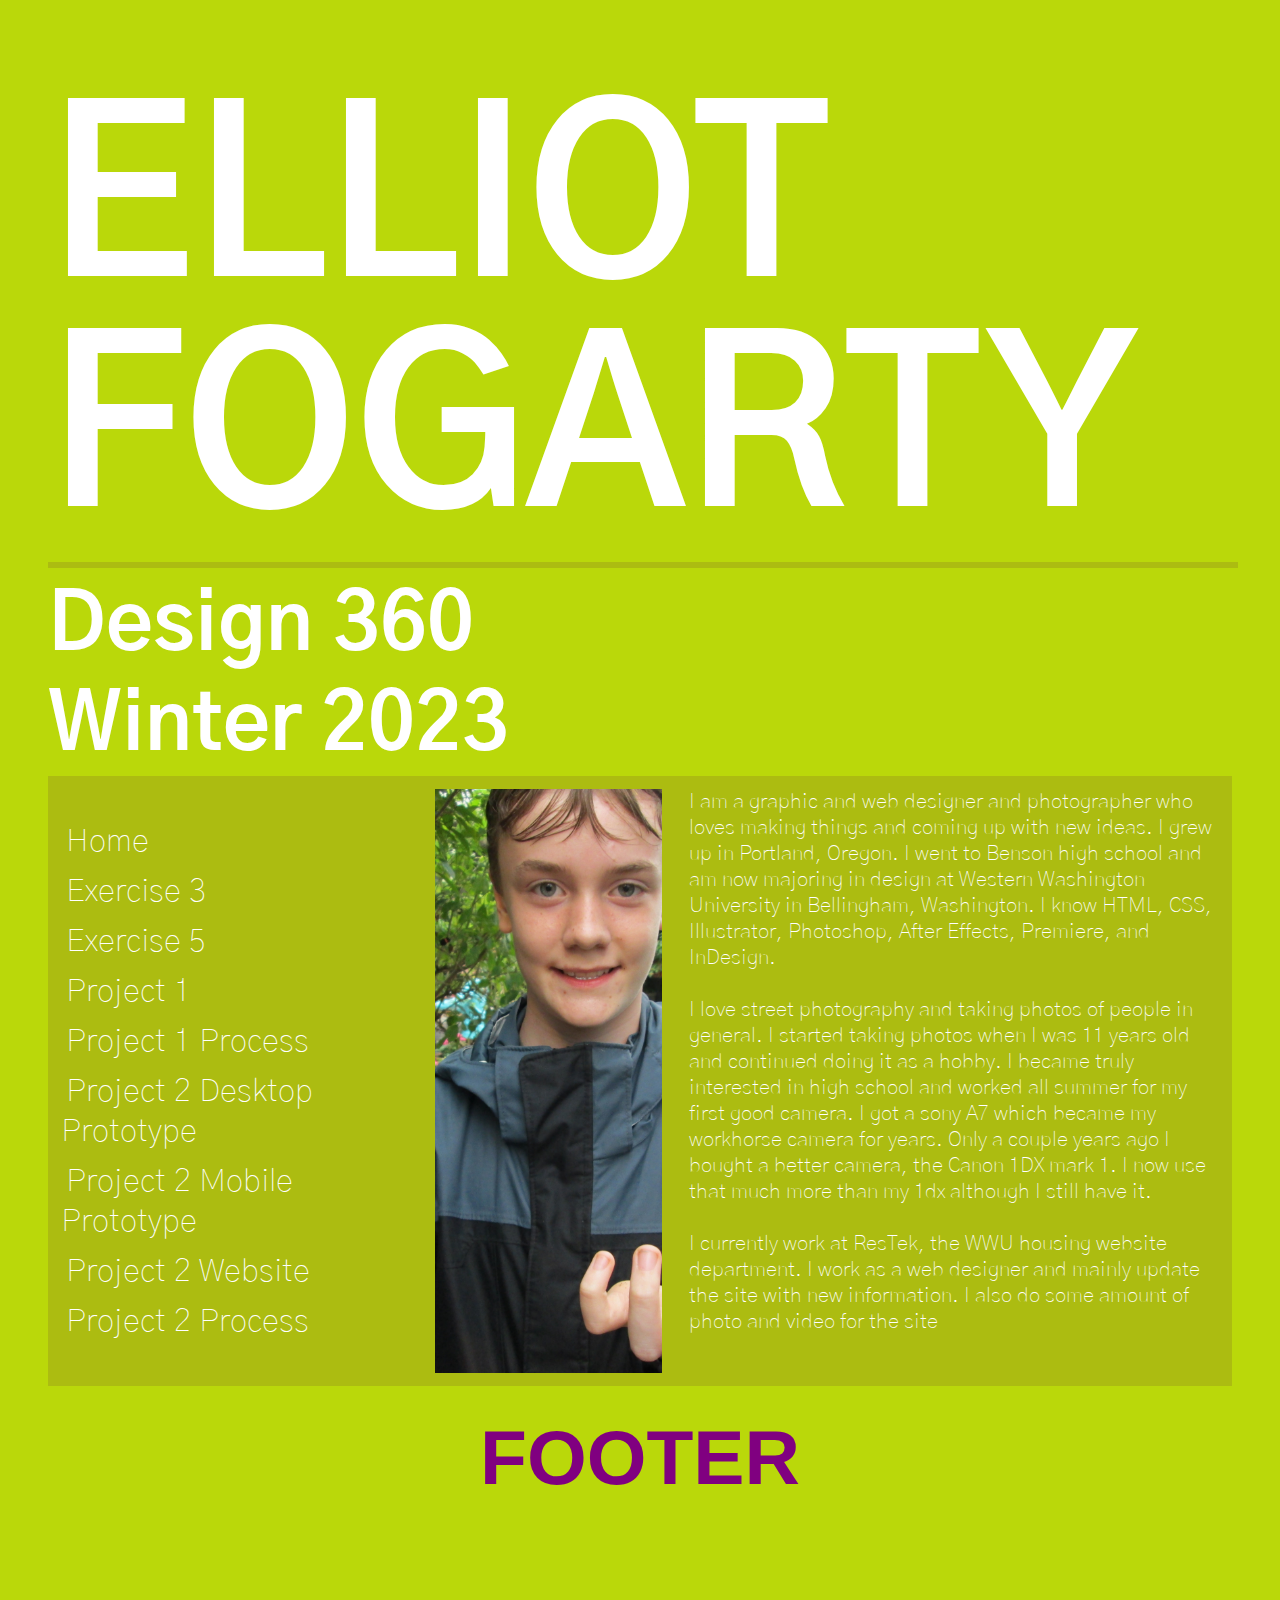
<file: index.html>
<!DOCTYPE html>
<html>
    <head>
        <meta name="viewport" content="width=device-width, initial-scale=1.0"> 
        <title>Elliot Fogarty - Design 360</title>
        <link rel="stylesheet" href="css/style.css">
        <link rel="preconnect" href="https://fonts.googleapis.com">
        <link rel="preconnect" href="https://fonts.gstatic.com" crossorigin>
        <link href="https://fonts.googleapis.com/css2?family=Gothic+A1:wght@900&display=swap" rel="stylesheet">    </head>

    <body>
        <div class="container">

            <header>
            <h1>Elliot Fogarty</h1>
            <hr>
            <h2>Design 360<br>Winter 2023<br></h2>
            </header>

            <div class="content">

            
                <article class="left">
                    <nav>
                        <ul>
                            <li><a href="index.html">Home</a></li>
                            <li><a href="exercise3.html">Exercise 3</a></li>
                            <li><a href="exercise5.html">Exercise 5</a></li>
                            <li><a href="https://www.figma.com/proto/4GNFJafk4t35atqnol2Cm2/Habitat-For-Humanity-Seattle?node-id=0%3A1&scaling=scale-down&starting-point-node-id=20%3A2020&show-proto-sidebar=1">Project 1</a></li>
                            <li><a href="Project1deck.pdf">Project 1 Process</a></li>
                            <li><a href="gpdesktop.pdf">Project 2 Desktop Prototype</a></li>
                            <li><a href="gpdesktop.pdf">Project 2 Mobile Prototype</a></li>
                            <li><a href="gordonparks">Project 2 Website</a></li>
                            <li><a href="#">Project 2 Process</a></li>
                        </ul>
                    </nav> 
                </article>


                <article class="right">
                    <div class="image"></div>
                    <p>
                        I am a graphic and web designer and photographer who loves making things and coming up with new ideas. I grew up in Portland, Oregon. I went to Benson high school and am now majoring in design at Western Washington University in Bellingham, Washington.  I know HTML, CSS, Illustrator, Photoshop, After Effects, Premiere, and InDesign.<br>
                        <br>
                        I love street photography and taking photos of people in general. I started taking photos when I was 11 years old and continued doing it as a hobby. I became truly interested in high school and worked all summer for my first good camera. I got a sony A7 which became my workhorse camera for years. Only a couple years ago I bought a better camera, the Canon 1DX mark 1. I now use that much more than my 1dx although I still have it.<br>
                        <br>
                        I currently work at ResTek, the WWU housing website department. I work as a web designer and mainly update the site with new information. I also do some amount of photo and video for the site
                        <br>
                    </p>
                </article>
        

            </div>

            <footer>
                <h1>footer</h1>
            </footer>

        </div>
        
    </body>

</html>
</file>
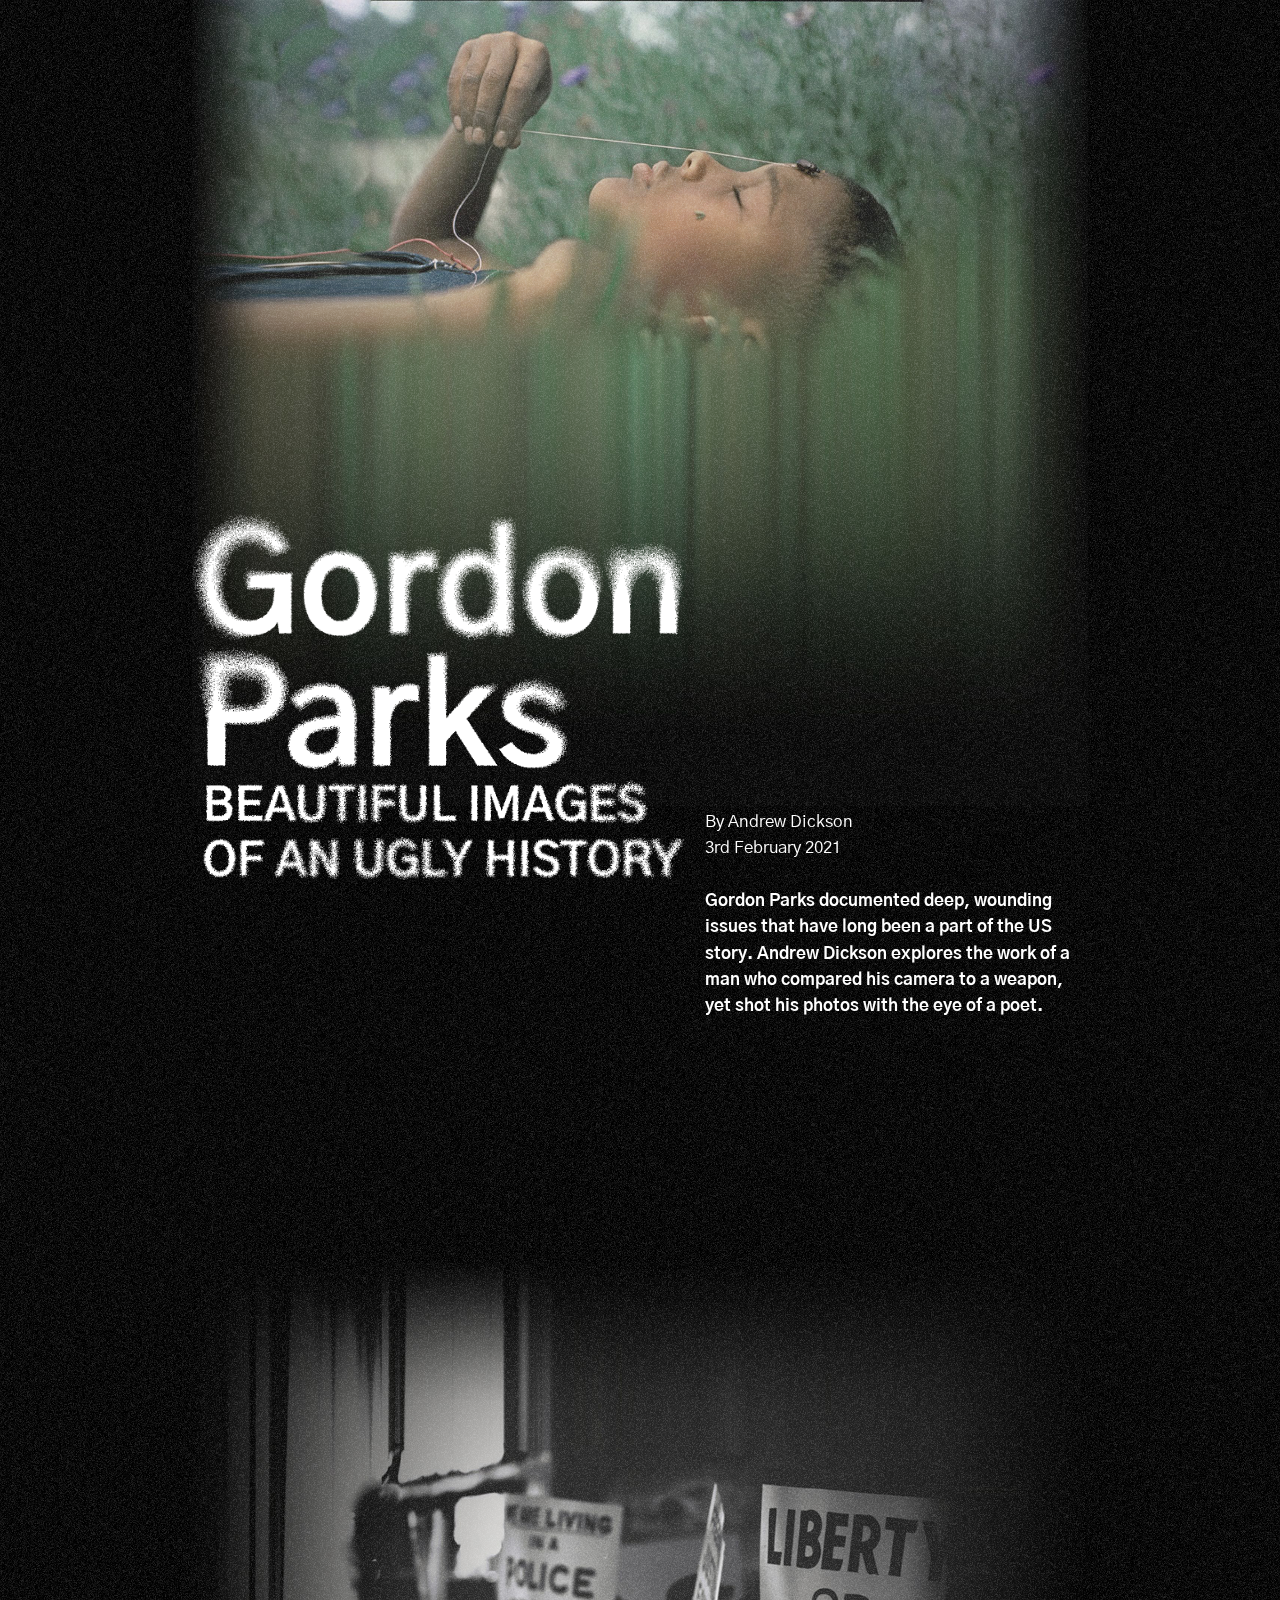
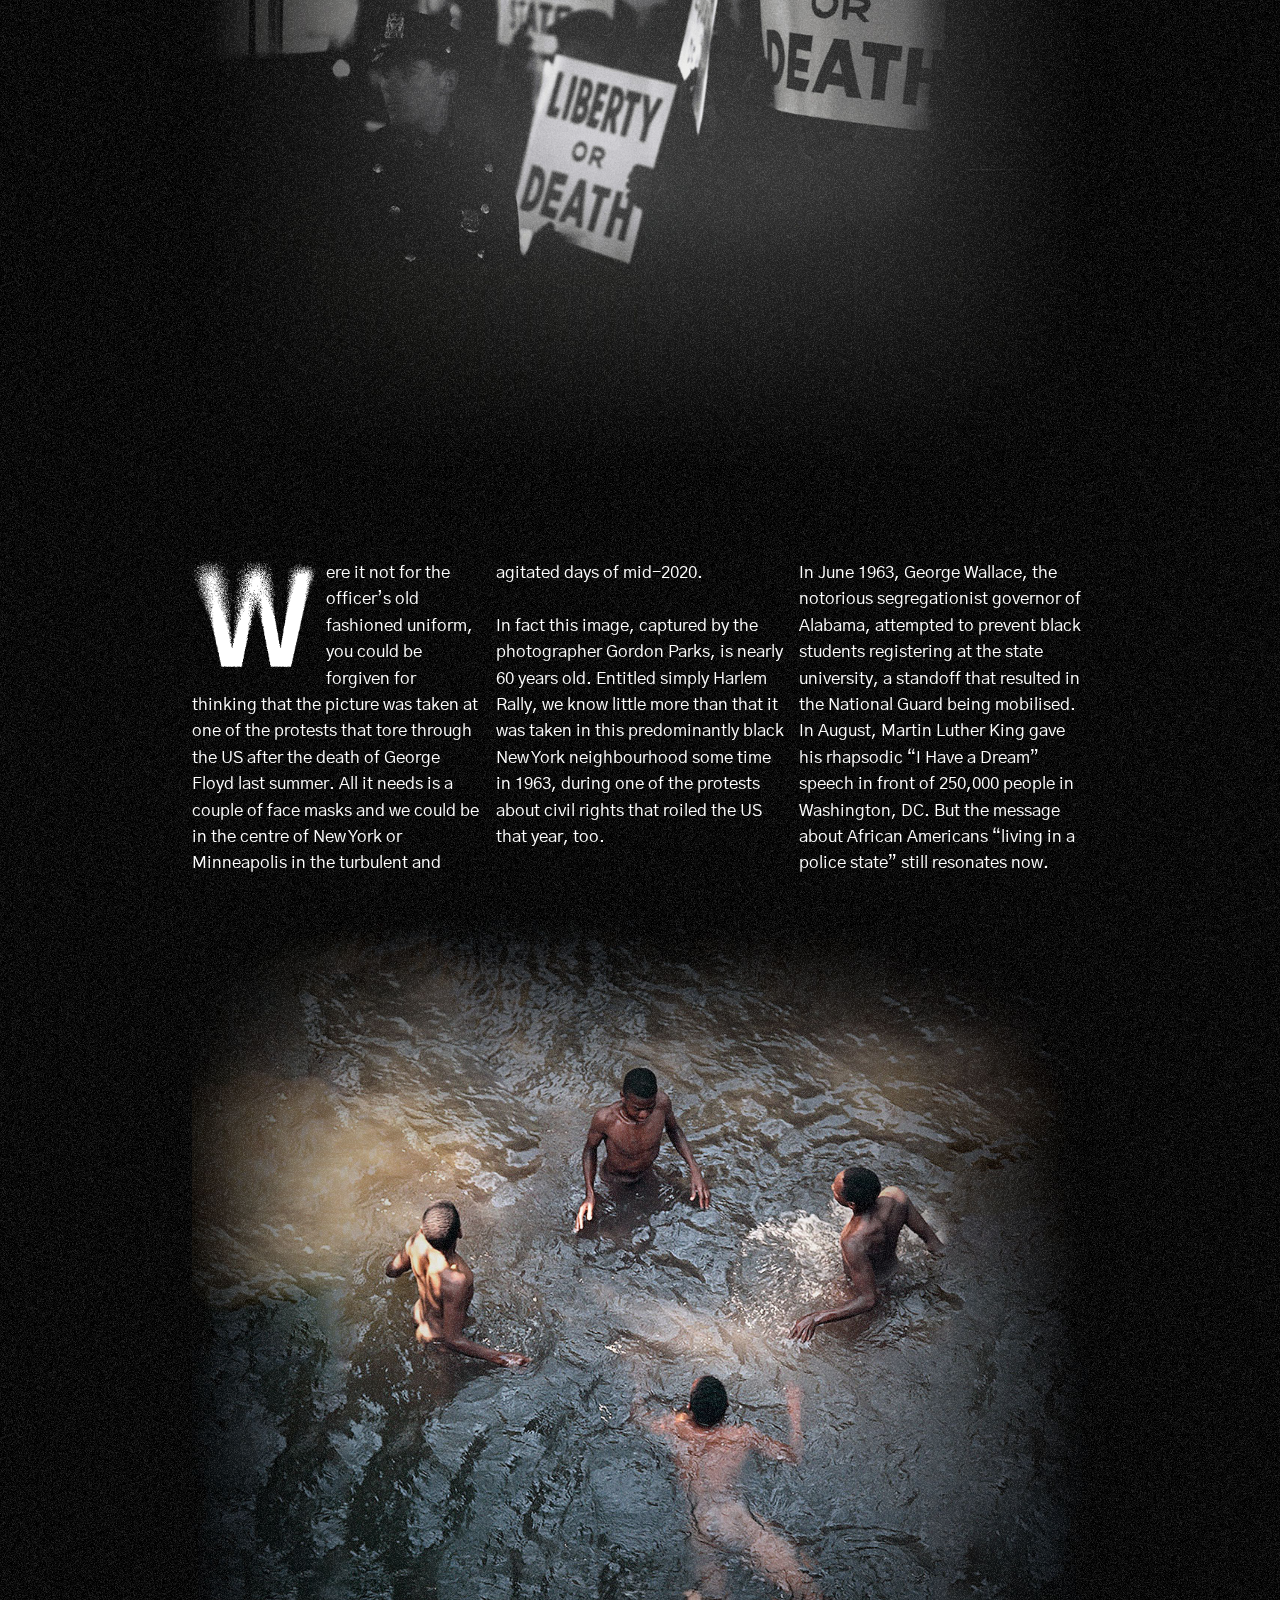
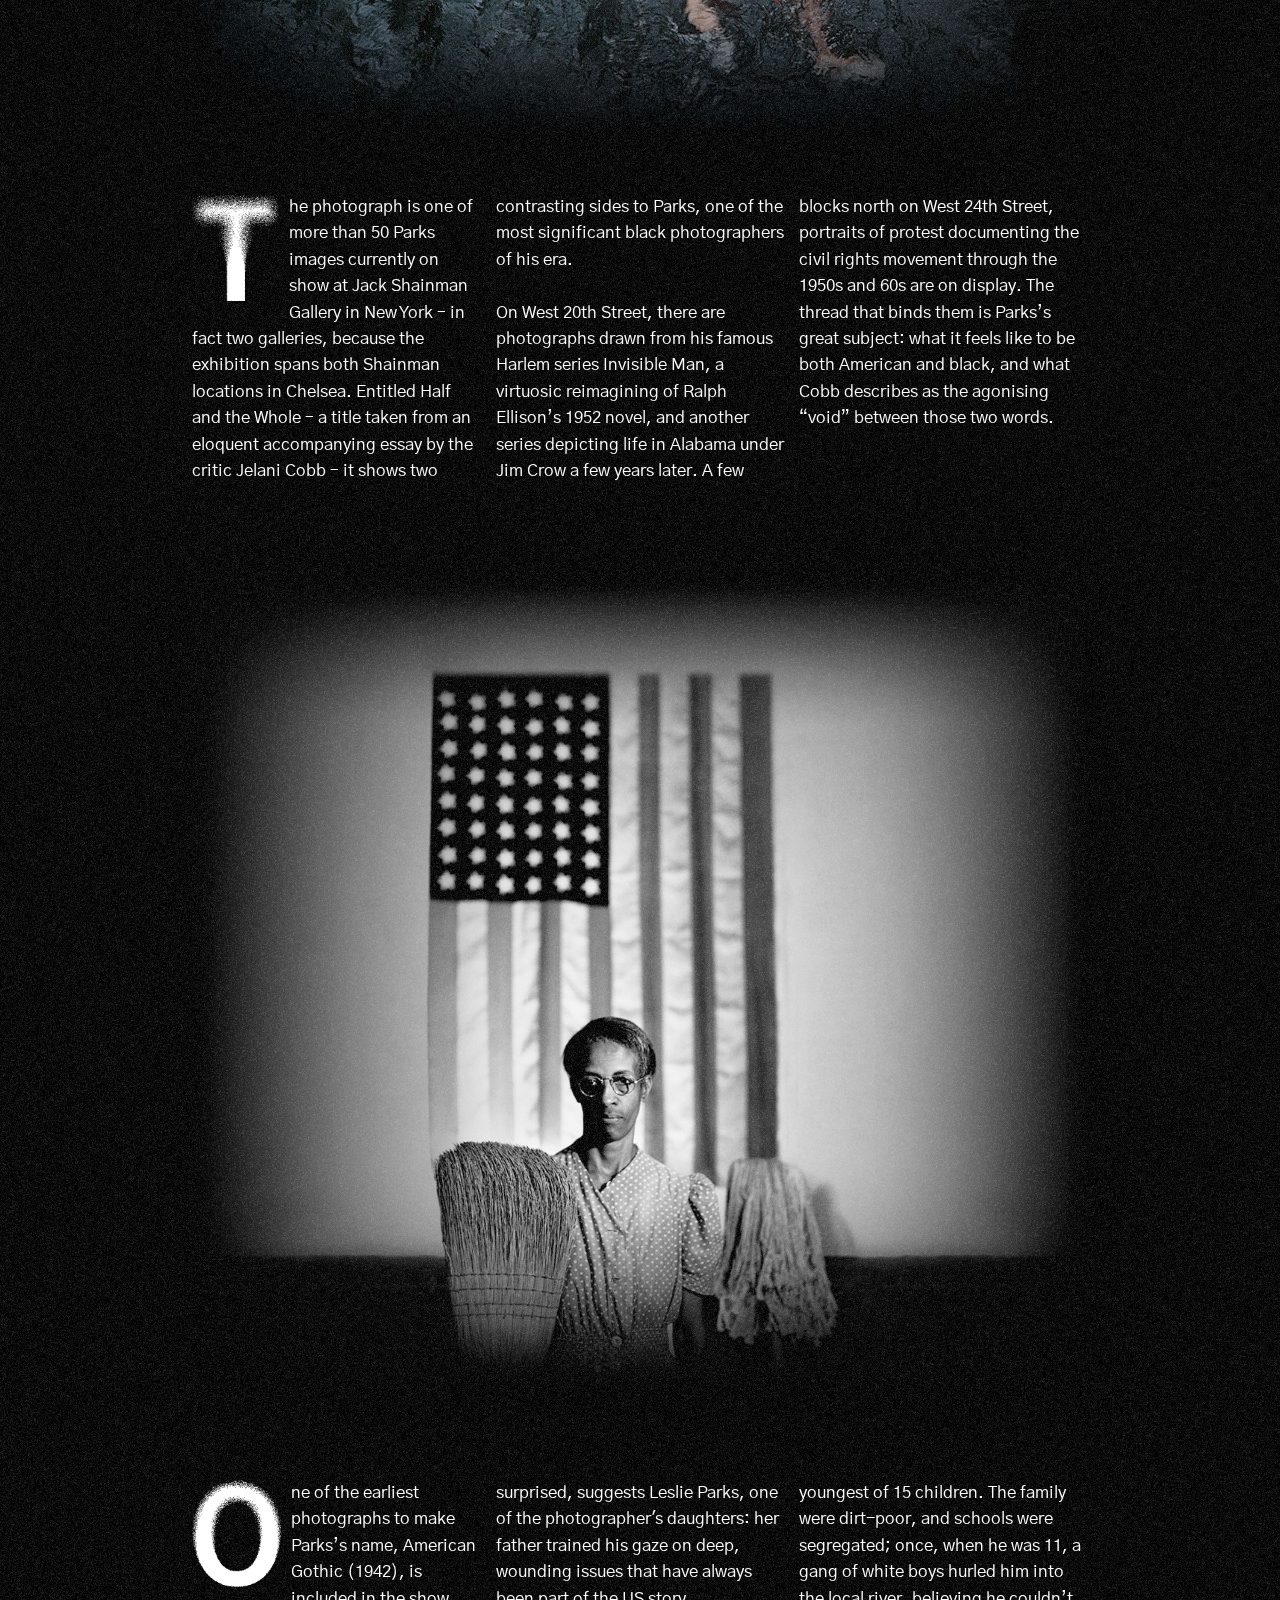
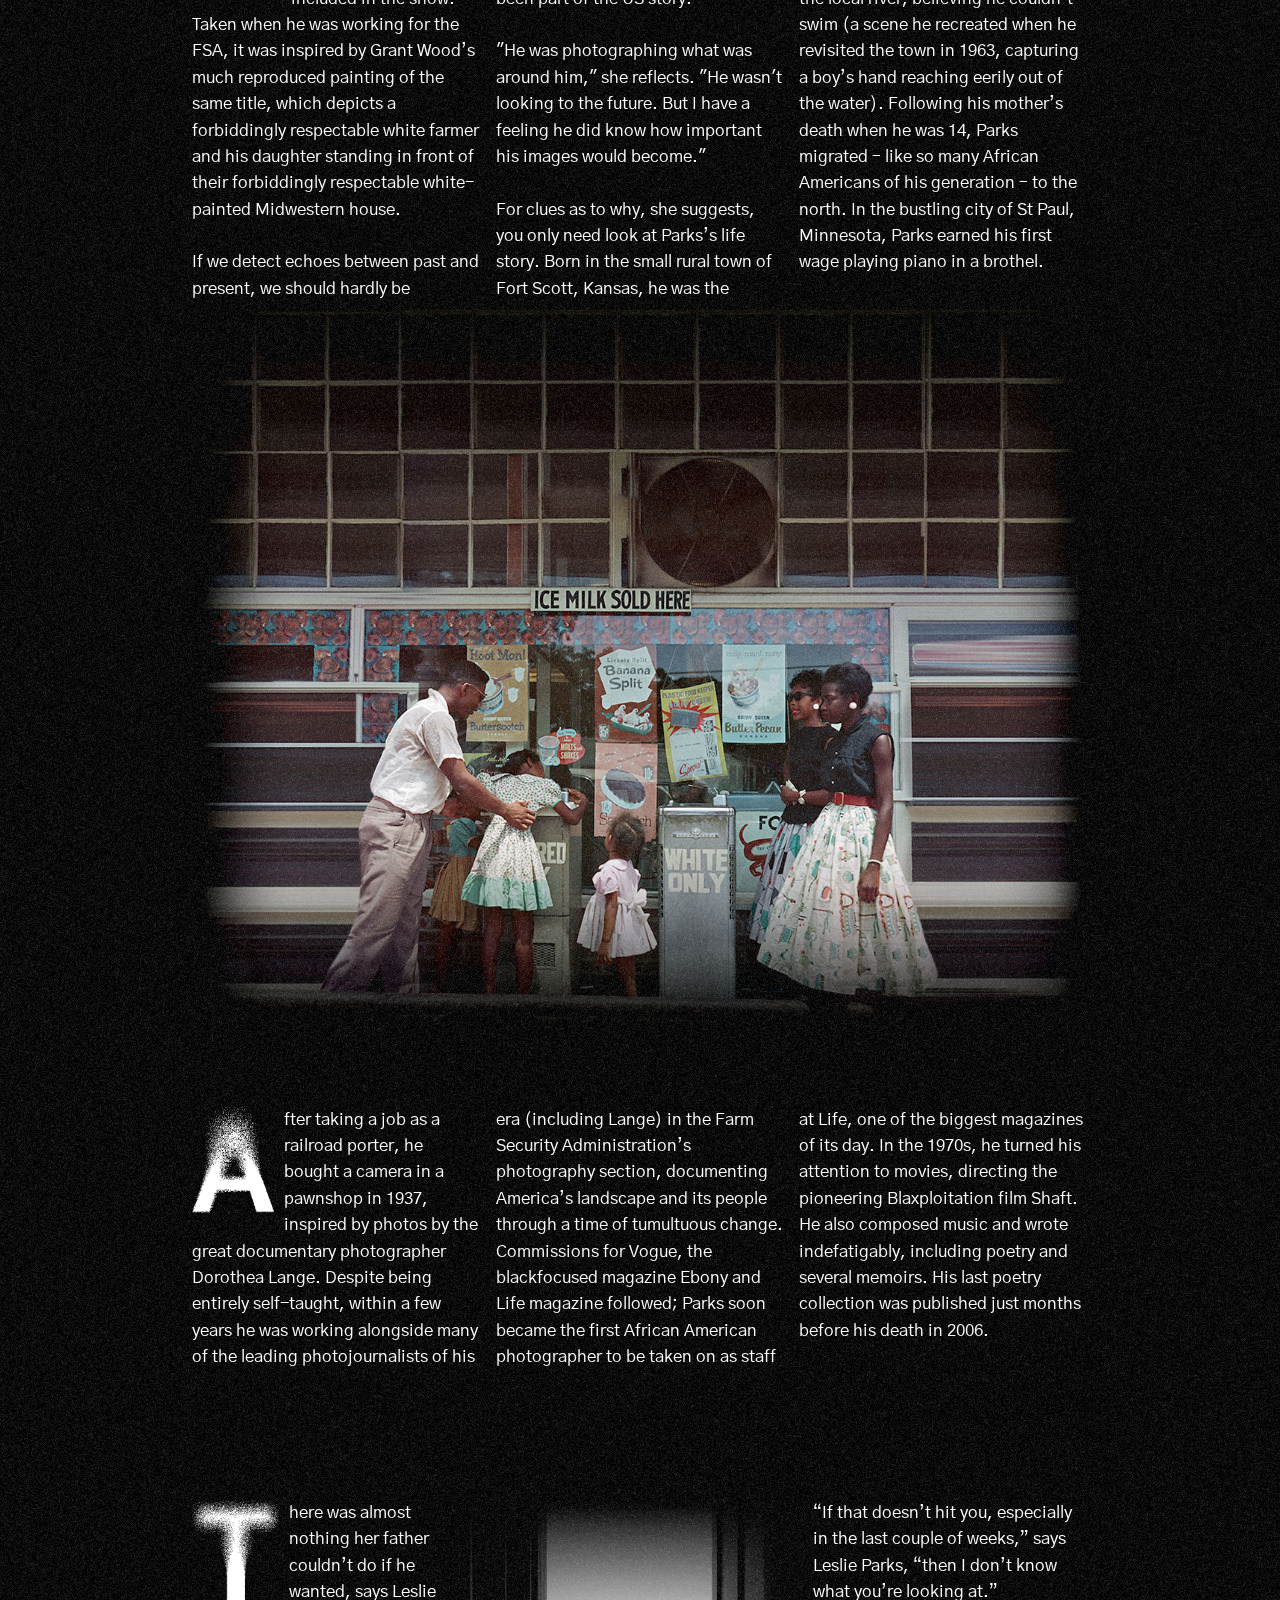
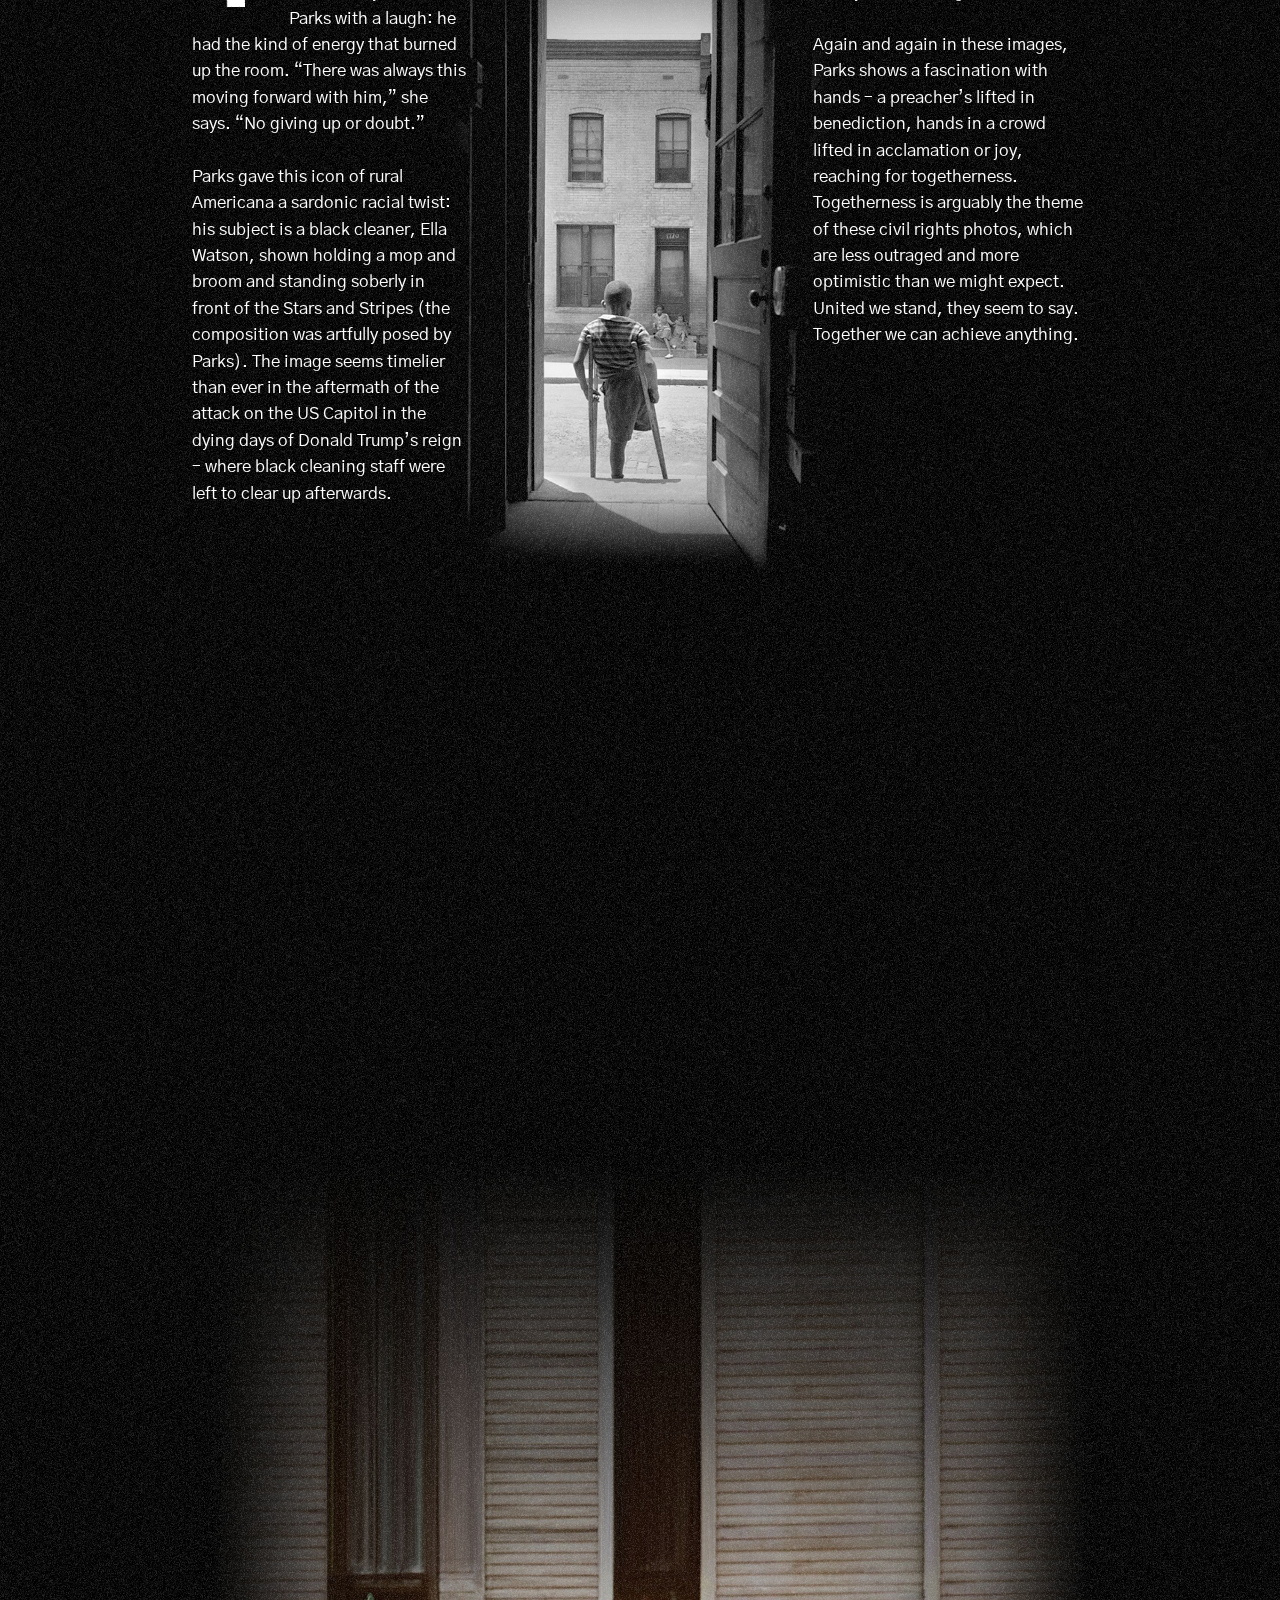
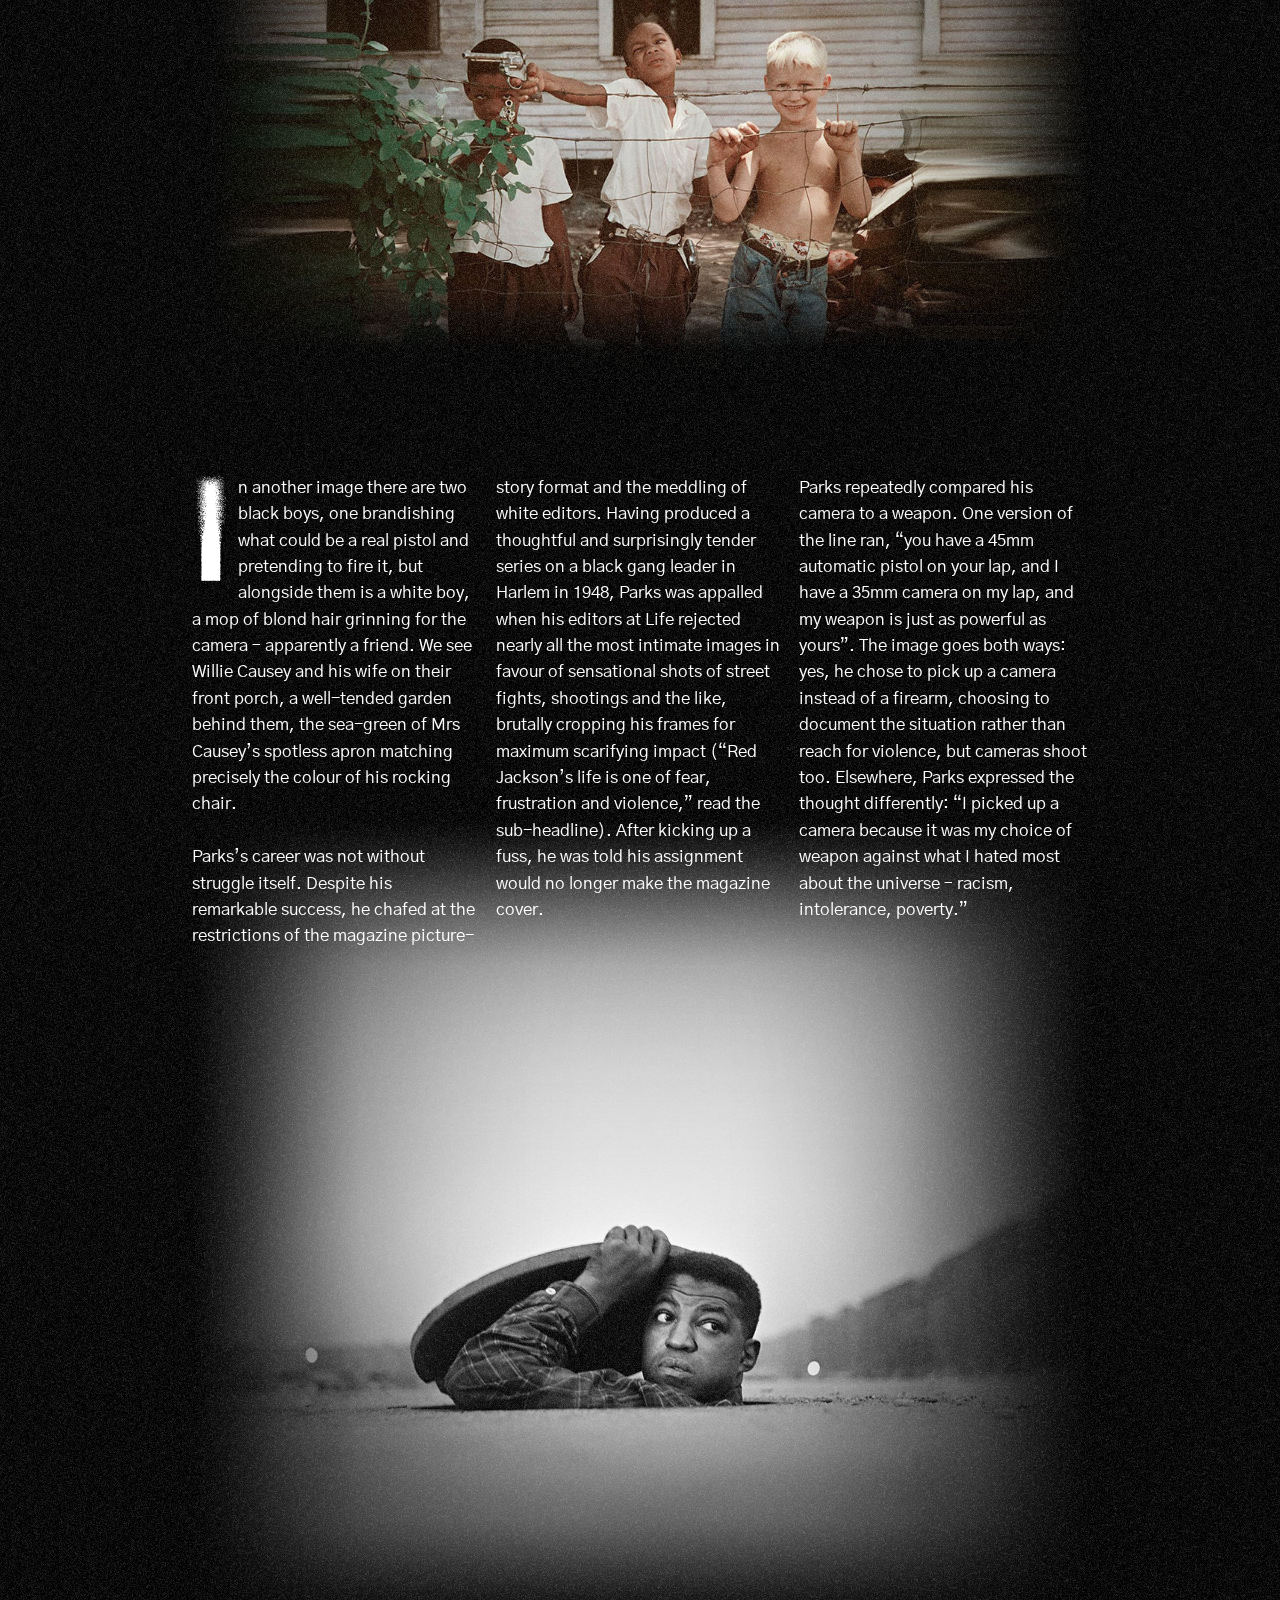
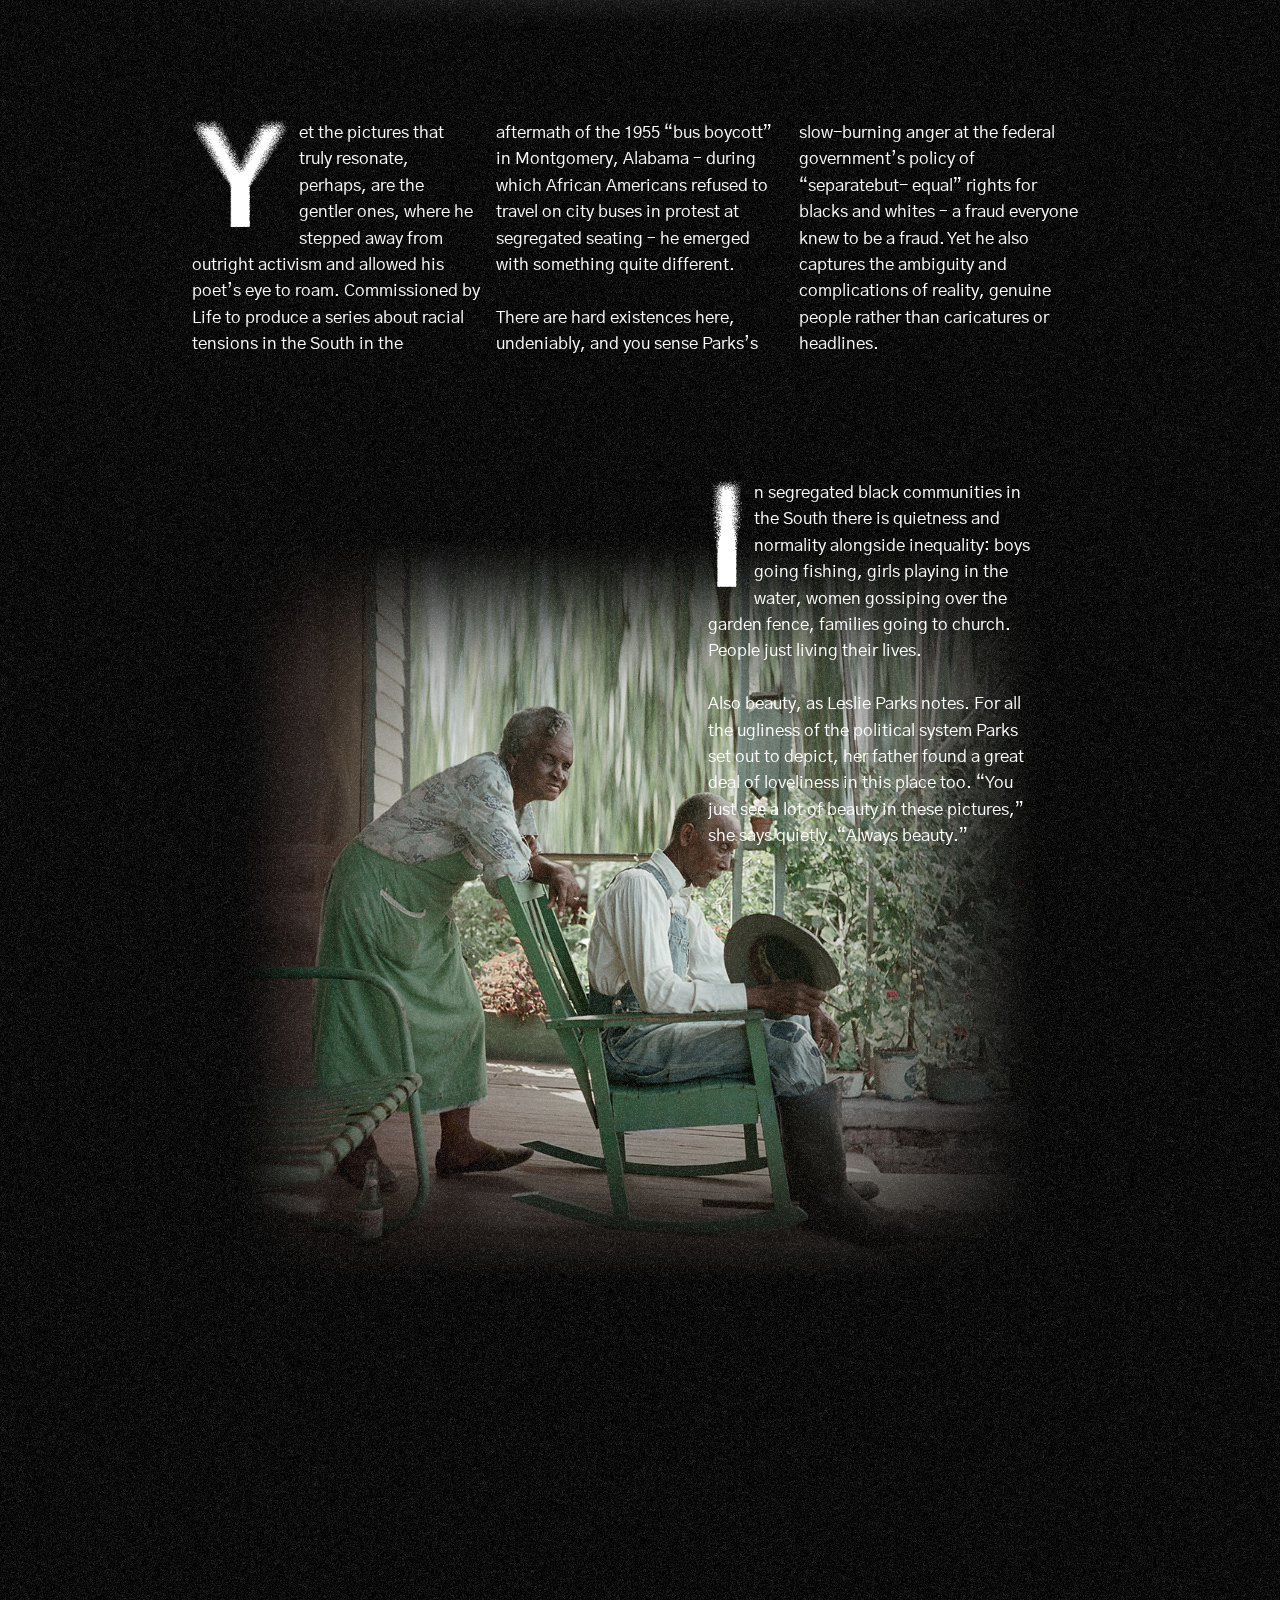
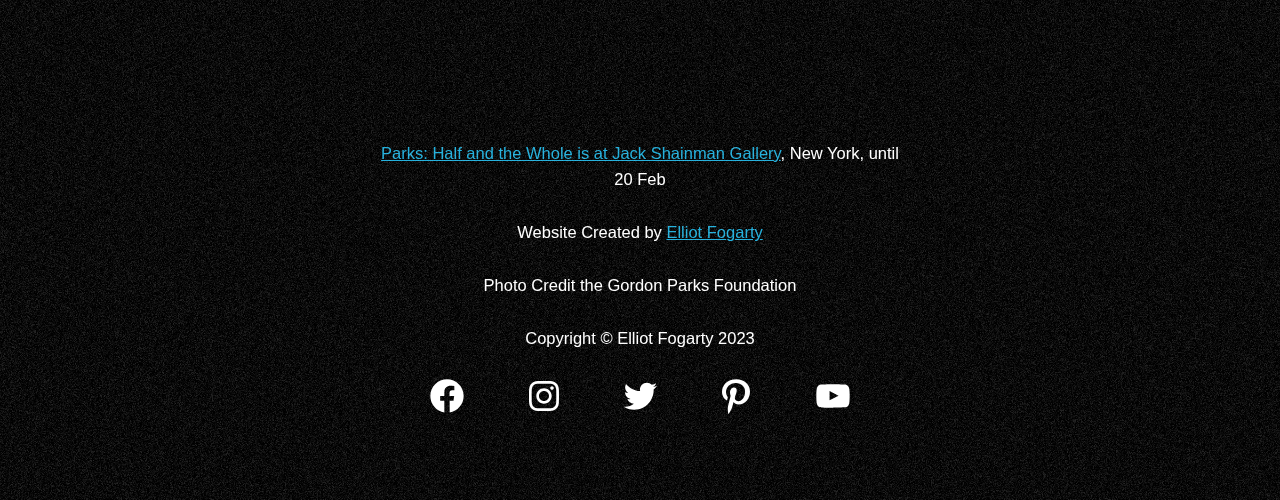
<file: gordonparks/index.html>
<!DOCTYPE html>
<html lang="en">
<head>
    <meta charset="UTF-8">
    <meta http-equiv="X-UA-Compatible" content="IE=edge">
    <meta name="viewport" content="width=device-width, initial-scale=1.0">
    <title>Gordon Parks: Beautiful Photos of an Ugly History</title>
    <link rel="stylesheet" href="../css/skeleton.css">
    <link rel="stylesheet" href="../css/normalize.css">
    <link rel="stylesheet" href="css/gpstyle.css">
    <link rel="preconnect" href="https://fonts.googleapis.com">
    <link rel="preconnect" href="https://fonts.gstatic.com" crossorigin>
    <link href="https://fonts.googleapis.com/css2?family=Gothic+A1:wght@400;900&display=swap" rel="stylesheet">
</head>


<body>
    <div class="gpcontainer">
        <div class="grain"></div>

        <section class="junebug">

            <div class="titlerow">
                    <img src="gpphotos/title.png">
                <p>By Andrew Dickson<br>
                    3rd February 2021<br>
                    <br>
                    <strong>
                    Gordon Parks documented deep,
                    wounding issues that have long been a
                    part of the US story. Andrew Dickson
                    explores the work of a man who compared
                    his camera to a weapon, yet shot his
                    photos with the eye of a poet.</strong></p>
            </div>

        </section>
    <section class="liberty">
        <p><img src="gpphotos/dropcaps/w.png" class="caps">ere it not for the officer’s old fashioned
            uniform, you could
            be forgiven for thinking that
            the picture was taken at one of
            the protests that tore through
            the US after the death of George Floyd last
            summer. All it needs is a couple of face masks
            and we could be in the centre of New York or
            Minneapolis in the turbulent and agitated days
            of mid-2020.<br><br>
            In fact this image, captured by the
            photographer Gordon Parks, is nearly 60
            years old. Entitled simply Harlem Rally, we
            know little more than that it was taken in this
            predominantly black New York neighbourhood
            some time in 1963, during one of the protests
            about civil rights that roiled the US that year,
            too.<br><br>
            In June 1963, George Wallace, the notorious
            segregationist governor of Alabama,
            attempted to prevent black students
            registering at the state university, a standoff
            that resulted in the National Guard being
            mobilised. In August, Martin Luther King gave
            his rhapsodic “I Have a Dream” speech in front
            of 250,000 people in Washington, DC. But the
            message about African Americans “living in a
            police state” still resonates now.</p>
    </section>

    <section class="slide wateringhole">
        <img src="gpphotos/threadquote.png" class="quote hidden">
        <p><img src="gpphotos/dropcaps/t.png" class="caps">he photograph is one of more than 50
            Parks images currently on show at Jack
            Shainman Gallery in New York – in fact two
            galleries, because the exhibition spans both
            Shainman locations in Chelsea. Entitled Half
            and the Whole – a title taken from an eloquent
            accompanying essay by the critic Jelani Cobb
            – it shows two contrasting sides to Parks, one
            of the most significant black photographers of
            his era.<br><br>
            On West 20th Street, there are photographs
            drawn from his famous Harlem series Invisible
            Man, a virtuosic reimagining of Ralph
            Ellison’s 1952 novel, and another
            series depicting life in Alabama under
            Jim Crow a few years later. A few blocks
            north on West 24th Street, portraits
            of protest documenting the civil rights
            movement through the 1950s and 60s are on
            display. The thread that binds them is Parks’s
            great subject: what it feels like to be both
            American and black, and what Cobb describes
            as the agonising “void” between those two
            words.</p>
    </section>

    <section class="slide gothic">
        <p><img src="gpphotos/dropcaps/o.png" class="caps">ne of the earliest photographs to make
            Parks’s name, American Gothic (1942),
            is included in the show. Taken when he was working
            for the FSA, it was inspired by Grant Wood’s much reproduced
            painting of the same title, which depicts a
            forbiddingly respectable white farmer and his daughter
            standing in front of their forbiddingly respectable
            white-painted Midwestern house. <br><br>
            If we detect echoes between past and present, we should hardly be surprised, suggests Leslie Parks, one of the photographer's daughters: her father trained his gaze on deep, wounding issues that have always been part of the US story.
<br><br>
"He was photographing what was around him," she reflects. "He wasn't looking to the future. But I have a feeling he did know how important his images would become."
<br><br>
            For clues as to why, she suggests, you only need look at
            Parks’s life story. Born in the small rural town of Fort
            Scott, Kansas, he was the youngest of 15 children. The
            family were dirt-poor, and schools were segregated;
            once, when he was 11, a gang of white boys hurled
            him into the local river, believing he couldn’t swim
            (a scene he recreated when he revisited the town in
            1963, capturing a boy’s hand reaching eerily out of the
            water). Following his mother’s death when he was 14,
            Parks migrated – like so many African Americans of his
            generation – to the north. In the bustling city of St Paul,
            Minnesota, Parks earned his first wage playing piano in
            a brothel.</p>
    </section>

    <section class="slide waterfountain">
        <img src="gpphotos/sidelinequote.png" class="quote hidden" alt="">
        <p><img src="gpphotos/dropcaps/a.png" class="caps">fter taking a job as a railroad
            porter, he bought a camera
            in a pawnshop in 1937,
            inspired by photos by the great documentary
            photographer Dorothea Lange. Despite
            being entirely self-taught, within a few
            years he was working alongside many of the
            leading photojournalists of his era (including
            Lange) in the Farm Security Administration’s
            photography section, documenting America’s
            landscape and its people through a time of
            tumultuous change.
            Commissions for Vogue, the blackfocused
            magazine Ebony and Life
            magazine followed; Parks soon became
            the first African American photographer
            to be taken on as staff at Life, one of
            the biggest magazines of its day. In the
            1970s, he turned his attention to movies,
            directing the pioneering Blaxploitation
            film Shaft. He also composed music and
            wrote indefatigably, including poetry
            and several memoirs. His last poetry
            collection was published just months
            before his death in 2006.</p>
    </section>

    <section class="slide crutch">
        <div class="crutchcontainer">
            <p class="four columns col1" style="padding: 0"><img src="gpphotos/dropcaps/t.png" class="caps">here was almost nothing her father couldn’t do if he
                wanted, says Leslie Parks with a laugh: he had the
                kind of energy that burned up the room. “There was always
                this moving forward with him,” she says. “No giving up or
                doubt.”<br><br>
                Parks gave this icon of rural Americana a sardonic racial
                twist: his subject is a black cleaner, Ella Watson, shown
                holding a mop and broom and standing soberly in front
                of the Stars and Stripes (the composition was artfully
                posed by Parks). The image seems timelier than ever in
                the aftermath of the attack on the US Capitol in the dying
                days of Donald Trump’s reign – where black cleaning staff 
                were left to clear up afterwards.</p>
                <div class="four columns"><div class="notvisible">null</div></div>
                <p class="four columns col1" style="padding: 0">
                “If that doesn’t hit you,
                especially in the last couple of weeks,” says Leslie Parks,
                “then I don’t know what you’re looking at.”
                <br><br>
                Again and again in these images, Parks shows a
                fascination with hands – a preacher’s lifted in benediction,
                hands in a crowd lifted in acclamation or joy, reaching
                for togetherness. Togetherness is arguably the theme of
                these civil rights photos, which are less outraged and more
                optimistic than we might expect. United we stand, they
                seem to say. Together we can achieve anything.</p>
            </div>
    </section>

    <section class="slide gun">
        <img src="gpphotos/45mm.png" class="quote hidden">
        <p><img src="gpphotos/dropcaps/i.png" class="caps">n another image there are two black boys, one
            brandishing what could be a real pistol and pretending
            to fire it, but alongside them is a white boy, a mop of
            blond hair grinning for the camera – apparently a friend.
            We see Willie Causey and his wife on their front porch, a
            well-tended garden behind them, the sea-green of Mrs
            Causey’s spotless apron matching precisely the colour of
            his rocking chair.<br><br>
            Parks’s career was not without struggle itself. Despite his
            remarkable success, he chafed at the restrictions of the
            magazine picture-story format and the meddling of white
            editors. Having produced a thoughtful and surprisingly
            tender series on a black gang leader in Harlem in 1948,
            Parks was appalled when his editors at Life rejected nearly
            all the most intimate images in favour of sensational shots
            of street fights, shootings and the like, brutally cropping
            his frames for maximum scarifying impact (“Red Jackson’s
            life is one of fear, frustration and violence,” read the
            sub-headline). After kicking up a fuss, he was told his
            assignment would no longer make the magazine cover.
            <br><br>
            Parks repeatedly compared his camera to a weapon. One
            version of the line ran, “you have a 45mm automatic pistol
            on your lap, and I have a 35mm camera on my lap, and
            my weapon is just as powerful as yours”. The image goes
            both ways: yes, he chose to pick up a camera instead of
            a firearm, choosing to document the situation rather than
            reach for violence, but cameras shoot too. Elsewhere, Parks
            expressed the thought differently: “I picked up a camera
            because it was my choice of weapon against what I hated
            most about the universe – racism, intolerance, poverty.”</p>
    </section>

    <section class="slide invisible">
        <p><img src="gpphotos/dropcaps/y.png" class="caps">et the pictures that truly resonate, perhaps, are the
            gentler ones, where he stepped away
            from outright activism and allowed his
            poet’s eye to roam. Commissioned by Life
            to produce a series about racial tensions in
            the South in the aftermath of the 1955 “bus
            boycott” in Montgomery, Alabama – during
            which African Americans refused to travel on
            city buses in protest at segregated seating –
            he emerged with something quite different.
            <br><br>
            There are hard existences here, undeniably,
            and you sense Parks’s slow-burning anger at
            the federal government’s policy of “separatebut-
            equal” rights for blacks and whites – a
            fraud everyone knew to be a fraud. Yet he also
            captures the ambiguity and complications of
            reality, genuine people rather than caricatures
            or headlines.</p>
    </section>
    <section class="slide couple">
        <div class="six columns"><div class="notvisible">null</div></div>
        <div class="six columns">
            <p style="column-count: 1; top:0; padding: 0 50px;"><img src="gpphotos/dropcaps/i.png" class="caps">n segregated black communities in the
                South there is quietness and normality
                alongside inequality: boys going fishing, girls
                playing in the water, women gossiping over
                the garden fence, families going to church.
                People just living their lives.<br><br>
                Also beauty, as Leslie Parks notes. For all
                the ugliness of the political system Parks set
                out to depict, her father found a great deal of
                loveliness in this place too. “You just see a lot
                of beauty in these pictures,” she says quietly.
                “Always beauty.”</p>
        </div>
    </section>
    <footer>
        <p><a href="https://jackshainman.com/exhibitions/gordon_parks">Parks: Half and the Whole is at Jack Shainman Gallery</a>, New York, until 20 Feb
        <br>
    <br>
    Website Created by <a href="elliotfogarty.net">Elliot Fogarty</a><br>
    <br> Photo Credit the Gordon Parks Foundation<br>
    <br>
    Copyright © Elliot Fogarty 2023
</p>
        <div class="socials">
            <svg width="40" height="40" viewBox="0 0 24 24" version="1.1" xmlns="http://www.w3.org/2000/svg" aria-hidden="true" focusable="false"><path d="M12 2C6.5 2 2 6.5 2 12c0 5 3.7 9.1 8.4 9.9v-7H7.9V12h2.5V9.8c0-2.5 1.5-3.9 3.8-3.9 1.1 0 2.2.2 2.2.2v2.5h-1.3c-1.2 0-1.6.8-1.6 1.6V12h2.8l-.4 2.9h-2.3v7C18.3 21.1 22 17 22 12c0-5.5-4.5-10-10-10z"></path></svg>
            <svg width="40" height="40"  viewBox="0 0 24 24" version="1.1" xmlns="http://www.w3.org/2000/svg" aria-hidden="true" focusable="false"><path d="M12,4.622c2.403,0,2.688,0.009,3.637,0.052c0.877,0.04,1.354,0.187,1.671,0.31c0.42,0.163,0.72,0.358,1.035,0.673 c0.315,0.315,0.51,0.615,0.673,1.035c0.123,0.317,0.27,0.794,0.31,1.671c0.043,0.949,0.052,1.234,0.052,3.637 s-0.009,2.688-0.052,3.637c-0.04,0.877-0.187,1.354-0.31,1.671c-0.163,0.42-0.358,0.72-0.673,1.035 c-0.315,0.315-0.615,0.51-1.035,0.673c-0.317,0.123-0.794,0.27-1.671,0.31c-0.949,0.043-1.233,0.052-3.637,0.052 s-2.688-0.009-3.637-0.052c-0.877-0.04-1.354-0.187-1.671-0.31c-0.42-0.163-0.72-0.358-1.035-0.673 c-0.315-0.315-0.51-0.615-0.673-1.035c-0.123-0.317-0.27-0.794-0.31-1.671C4.631,14.688,4.622,14.403,4.622,12 s0.009-2.688,0.052-3.637c0.04-0.877,0.187-1.354,0.31-1.671c0.163-0.42,0.358-0.72,0.673-1.035 c0.315-0.315,0.615-0.51,1.035-0.673c0.317-0.123,0.794-0.27,1.671-0.31C9.312,4.631,9.597,4.622,12,4.622 M12,3 C9.556,3,9.249,3.01,8.289,3.054C7.331,3.098,6.677,3.25,6.105,3.472C5.513,3.702,5.011,4.01,4.511,4.511 c-0.5,0.5-0.808,1.002-1.038,1.594C3.25,6.677,3.098,7.331,3.054,8.289C3.01,9.249,3,9.556,3,12c0,2.444,0.01,2.751,0.054,3.711 c0.044,0.958,0.196,1.612,0.418,2.185c0.23,0.592,0.538,1.094,1.038,1.594c0.5,0.5,1.002,0.808,1.594,1.038 c0.572,0.222,1.227,0.375,2.185,0.418C9.249,20.99,9.556,21,12,21s2.751-0.01,3.711-0.054c0.958-0.044,1.612-0.196,2.185-0.418 c0.592-0.23,1.094-0.538,1.594-1.038c0.5-0.5,0.808-1.002,1.038-1.594c0.222-0.572,0.375-1.227,0.418-2.185 C20.99,14.751,21,14.444,21,12s-0.01-2.751-0.054-3.711c-0.044-0.958-0.196-1.612-0.418-2.185c-0.23-0.592-0.538-1.094-1.038-1.594 c-0.5-0.5-1.002-0.808-1.594-1.038c-0.572-0.222-1.227-0.375-2.185-0.418C14.751,3.01,14.444,3,12,3L12,3z M12,7.378 c-2.552,0-4.622,2.069-4.622,4.622S9.448,16.622,12,16.622s4.622-2.069,4.622-4.622S14.552,7.378,12,7.378z M12,15 c-1.657,0-3-1.343-3-3s1.343-3,3-3s3,1.343,3,3S13.657,15,12,15z M16.804,6.116c-0.596,0-1.08,0.484-1.08,1.08 s0.484,1.08,1.08,1.08c0.596,0,1.08-0.484,1.08-1.08S17.401,6.116,16.804,6.116z"></path></svg>
            <svg width="40" height="40"  viewBox="0 0 24 24" version="1.1" xmlns="http://www.w3.org/2000/svg" aria-hidden="true" focusable="false"><path d="M22.23,5.924c-0.736,0.326-1.527,0.547-2.357,0.646c0.847-0.508,1.498-1.312,1.804-2.27 c-0.793,0.47-1.671,0.812-2.606,0.996C18.324,4.498,17.257,4,16.077,4c-2.266,0-4.103,1.837-4.103,4.103 c0,0.322,0.036,0.635,0.106,0.935C8.67,8.867,5.647,7.234,3.623,4.751C3.27,5.357,3.067,6.062,3.067,6.814 c0,1.424,0.724,2.679,1.825,3.415c-0.673-0.021-1.305-0.206-1.859-0.513c0,0.017,0,0.034,0,0.052c0,1.988,1.414,3.647,3.292,4.023 c-0.344,0.094-0.707,0.144-1.081,0.144c-0.264,0-0.521-0.026-0.772-0.074c0.522,1.63,2.038,2.816,3.833,2.85 c-1.404,1.1-3.174,1.756-5.096,1.756c-0.331,0-0.658-0.019-0.979-0.057c1.816,1.164,3.973,1.843,6.29,1.843 c7.547,0,11.675-6.252,11.675-11.675c0-0.178-0.004-0.355-0.012-0.531C20.985,7.47,21.68,6.747,22.23,5.924z"></path></svg>
            <svg width="40" height="40"  viewBox="0 0 24 24" version="1.1" xmlns="http://www.w3.org/2000/svg" aria-hidden="true" focusable="false"><path d="M12.289,2C6.617,2,3.606,5.648,3.606,9.622c0,1.846,1.025,4.146,2.666,4.878c0.25,0.111,0.381,0.063,0.439-0.169 c0.044-0.175,0.267-1.029,0.365-1.428c0.032-0.128,0.017-0.237-0.091-0.362C6.445,11.911,6.01,10.75,6.01,9.668 c0-2.777,2.194-5.464,5.933-5.464c3.23,0,5.49,2.108,5.49,5.122c0,3.407-1.794,5.768-4.13,5.768c-1.291,0-2.257-1.021-1.948-2.277 c0.372-1.495,1.089-3.112,1.089-4.191c0-0.967-0.542-1.775-1.663-1.775c-1.319,0-2.379,1.309-2.379,3.059 c0,1.115,0.394,1.869,0.394,1.869s-1.302,5.279-1.54,6.261c-0.405,1.666,0.053,4.368,0.094,4.604 c0.021,0.126,0.167,0.169,0.25,0.063c0.129-0.165,1.699-2.419,2.142-4.051c0.158-0.59,0.817-2.995,0.817-2.995 c0.43,0.784,1.681,1.446,3.013,1.446c3.963,0,6.822-3.494,6.822-7.833C20.394,5.112,16.849,2,12.289,2"></path></svg>
            <svg width="40" height="40" viewBox="0 0 24 24" version="1.1" xmlns="http://www.w3.org/2000/svg" aria-hidden="true" focusable="false"><path d="M21.8,8.001c0,0-0.195-1.378-0.795-1.985c-0.76-0.797-1.613-0.801-2.004-0.847c-2.799-0.202-6.997-0.202-6.997-0.202 h-0.009c0,0-4.198,0-6.997,0.202C4.608,5.216,3.756,5.22,2.995,6.016C2.395,6.623,2.2,8.001,2.2,8.001S2,9.62,2,11.238v1.517 c0,1.618,0.2,3.237,0.2,3.237s0.195,1.378,0.795,1.985c0.761,0.797,1.76,0.771,2.205,0.855c1.6,0.153,6.8,0.201,6.8,0.201 s4.203-0.006,7.001-0.209c0.391-0.047,1.243-0.051,2.004-0.847c0.6-0.607,0.795-1.985,0.795-1.985s0.2-1.618,0.2-3.237v-1.517 C22,9.62,21.8,8.001,21.8,8.001z M9.935,14.594l-0.001-5.62l5.404,2.82L9.935,14.594z"></path></svg>
        </div>
    </footer>
    </div>

    <script>
        const observer = new IntersectionObserver((entries) => {
        entries.forEach((entry) => {
            console.log(entry)
            if (entry.isIntersecting) {
                entry.target.classList.add('show');
            } else {
                entry.target.classList.remove('show');
            }
        });
    });
    
    const hiddenElements = document.querySelectorAll('.hidden');
    hiddenElements.forEach((el) => observer.observe(el));
    
    </script>
</body>
</html>
</file>
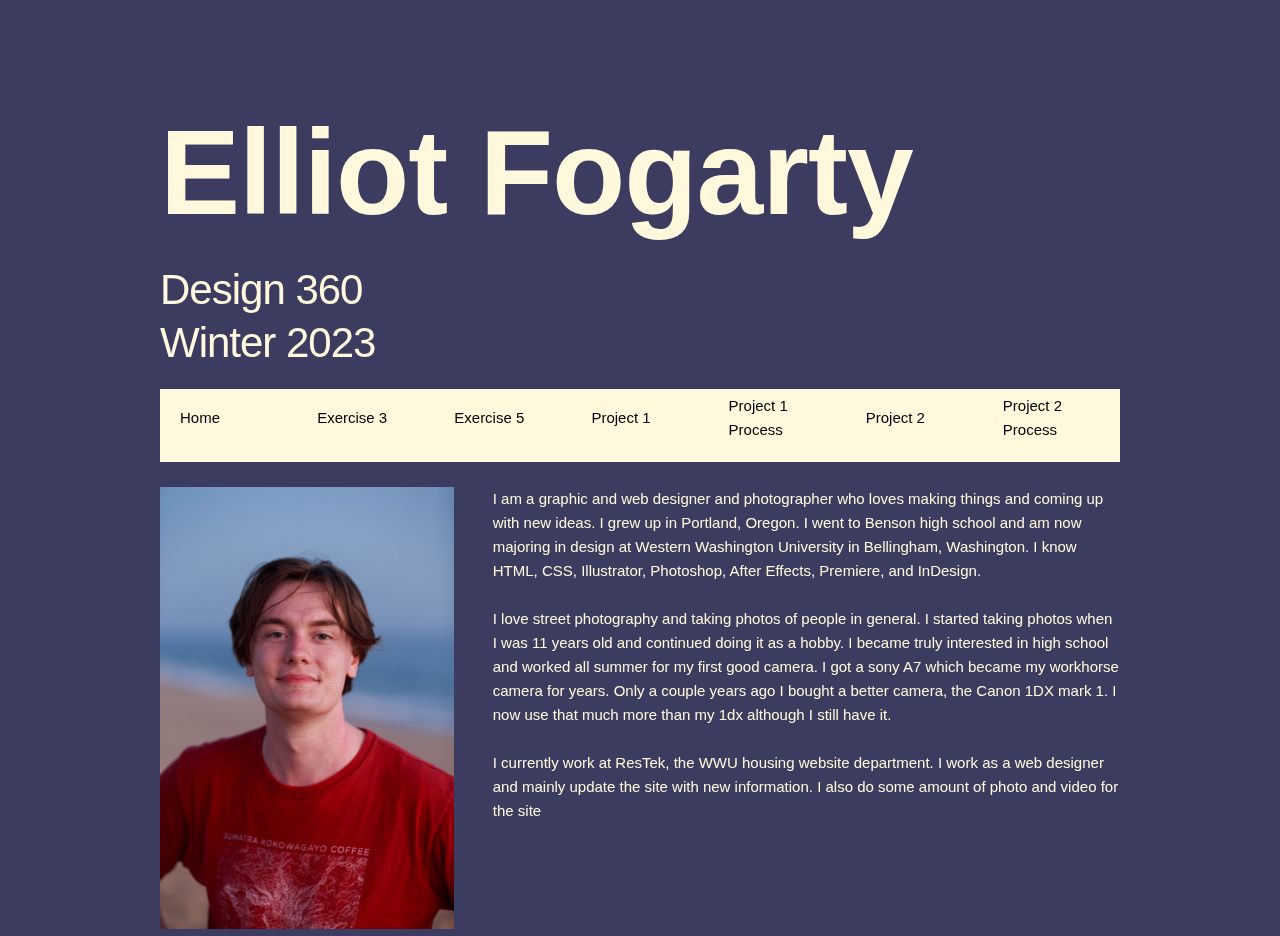
<file: exercise5.html>
<!DOCTYPE html>
<html lang="en">
<head>
    <meta charset="UTF-8">
    <meta http-equiv="X-UA-Compatible" content="IE=edge">
    <meta name="viewport" content="width=device-width, initial-scale=1.0">
    <title>I Have Skeletons</title>
    <link rel="stylesheet" href="css/normalize.css" type="text/css">
    <link rel="stylesheet" href="css/skeleton.css" type="text/css">
    <link rel="stylesheet" href="css/excercise5.css" type="text/css">
    <link rel="preconnect" href="https://fonts.googleapis.com">
    <link rel="preconnect" href="https://fonts.gstatic.com" crossorigin>
    <link href="https://fonts.googleapis.com/css2?family=Roboto:wght@400;500;700;900&display=swap" rel="stylesheet">
</head>
<body>
    <div class="skeleton">
    <img src="images/skeleton-running.gif" alt="">
    </div>
    <div class="container">
        <div class="row">
                <h1>Elliot Fogarty</h1>
                <h2>Design 360<br>
                    Winter 2023<br>
                </h2>
        
        </div>
        <div class="row">
            <nav>
                <ul>
                    <li><a href="index.html">Home</a></li>
                    <li><a href="exercise3.html">Exercise 3</a></li>
                    <li><a href="exercise5.html">Exercise 5</a></li>
                    <li><a href="https://www.figma.com/proto/4GNFJafk4t35atqnol2Cm2/Habitat-For-Humanity-Seattle?node-id=0%3A1&scaling=scale-down&starting-point-node-id=20%3A2020&show-proto-sidebar=1">Project 1</a></li>
                    <li><a href="Project1deck.pdf">Project 1 Process</a></li>
                    <li><a href="#">Project 2</a></li>
                    <li><a href="#">Project 2 Process</a></li>
                </ul>
            </nav>
        </div>

        <div class="row">
            <div class="four columns">
            <img src="images/portrait1.jpg" alt="" width="100%">
            </div>
            <div class="eight columns">
                <p>
                    I am a graphic and web designer and photographer who loves making things and coming up with new ideas. I grew up in Portland, Oregon. I went to Benson high school and am now majoring in design at Western Washington University in Bellingham, Washington.  I know HTML, CSS, Illustrator, Photoshop, After Effects, Premiere, and InDesign.<br>
                    <br>
                    I love street photography and taking photos of people in general. I started taking photos when I was 11 years old and continued doing it as a hobby. I became truly interested in high school and worked all summer for my first good camera. I got a sony A7 which became my workhorse camera for years. Only a couple years ago I bought a better camera, the Canon 1DX mark 1. I now use that much more than my 1dx although I still have it.<br>
                    <br>
                    I currently work at ResTek, the WWU housing website department. I work as a web designer and mainly update the site with new information. I also do some amount of photo and video for the site
                    <br>
                </p>
            </div>
        </div>
    </div>
</body>
</html>
</file>
<file: css/style.css>
body{
    background-color: #bad80a;
    color: white;
 
}
.container{
    padding: 30pt;
}
header{
    display: flex;
    flex-direction: column;
    margin-top: 5vh;
}

h1{
    font-family: 'Gothic A1', sans-serif;
    margin: 0;
    padding: 0;
    line-height: 18vw;
    font-size: 18vw;
    text-transform: uppercase;
    text-align: left;
}

h2{
    font-size: 60pt;
    font-family: 'Gothic A1', sans-serif;
    font-weight: bold;
    margin: 0;
}
hr{
    border: #acbc11 3px solid;
    width: 100%;
}

nav{
    padding: 0;
    margin: 0;
    font-size: 1.5em;
}

nav ul{
    list-style: none;
    padding: 0;

}
nav li{
    margin-bottom: 10px;
}
nav a{
    text-decoration: none;
    color: inherit;
    padding: 5px;
    border-radius: 5px;
}

nav a:hover{
    background-color: white;
    color: #bad80a;
    
    transition:ease 0.1s;
    
    
}

a:visited{
    color: Red;
}
.content{
    font-size: 16pt;
    font-family: 'Gothic A1', sans-serif;
    font-weight: lighter;
    display: flex;
    justify-content: center;
    text-align: left;
    flex-direction: row;
    margin: 0;
    background-color: #acbc11;
    padding: 10pt;
}

.left{
width: 30%;
}


.right{
    width:70%;
    margin: 0;
    display: flex;
    flex-direction: row;
}

.right .image{
    display: flex;
    margin: 0 20pt;
    width:30%;
    height: 100%;
    background-image: url(/images/bio-img.jpg);
    background-size:cover; 
    background-repeat: no-repeat;
background-position: center;
}

.right p{
    width: 70%;
    padding: 0;
    margin: 0;
}

footer{
    height: 200px;
    width: 100%;
    background-image: url(https://www.clarkpodiatry.com/wp-content/uploads/2018/01/FHM-5-Numb-toes-during-exercise.jpg);
    background-repeat: repeat-x;
    background-position: center;
}

footer h1{
    text-align: center;
    font-family: "Comic Sans MS",sans-serif;
    font-size: 6vw;
    color: purple;
    height: 100%;
    line-height: normal;
    padding-top: 3vh;
}

@media only screen and (max-width: 1200px){
    .content{flex-direction: column;
    };
    nav{
        width: 100%;
        font-size: 1.3em;

    }
    .left{
        flex-direction: column;
        width: 100%;
    }
    .right{
        flex-direction: column;
        width: 100%;
    }
    .right p{
        width: 100%;
    }
    .right .image{
        width: 100%;
        height: 300px;
        margin: 0;
        background-position: top;
    }
    .content{
        font-size: 1.3em;
    }
        ;
}
@media only screen and (max-width: 800px){
    .content{flex-direction: column;
    };
    nav{
        width: 100%;
        font-size: 2.2em;

    }
    .left{
        flex-direction: column;
        width: 100%;
    }
    .right{
        flex-direction: column;
        width: 100%;
    }
    .right p{
        width: 100%;
    }
    .right .image{
        width: 100%;
        height: 300px;
        margin: 0;
        background-position: top;
    }
    .content{
        font-size: 1.8em
    }
}
@media only screen and (max-width:400px){
    .content{flex-direction: column;
    };
    nav{
        width: 100%;
        font-size: 2.5em;

    }
    .left{
        flex-direction: column;
        width: 100%;
    }
    .right{
        flex-direction: column;
        width: 100%;
    }
    .right p{
        width: 100%;
    }
    .right .image{
        width: 100%;
        height: 300px;
        margin: 0;
        background-position: top;
    }
    .content{
        font-size: 2.1em
    }
}
</file>
<file: css/skeleton.css>
/*
* Skeleton V2.0.4
* Copyright 2014, Dave Gamache
* www.getskeleton.com
* Free to use under the MIT license.
* http://www.opensource.org/licenses/mit-license.php
* 12/29/2014
*/


/* Table of contents
––––––––––––––––––––––––––––––––––––––––––––––––––
- Grid
- Base Styles
- Typography
- Links
- Buttons
- Forms
- Lists
- Code
- Tables
- Spacing
- Utilities
- Clearing
- Media Queries
*/


/* Grid
–––––––––––––––––––––––––––––––––––––––––––––––––– */
.container {
  position: relative;
  width: 100%;
  max-width: 960px;
  margin: 0 auto;
  padding: 0 20px;
  box-sizing: border-box; }
.column,
.columns {
  width: 100%;
  float: left;
  box-sizing: border-box; }

/* For devices larger than 400px */
@media (min-width: 400px) {
  .container {
    width: 85%;
    padding: 0; }
}

/* For devices larger than 550px */
@media (min-width:800px) {
  .container {
    width: 80%; }
  .column,
  .columns {
    margin-left: 4%; }
  .column:first-child,
  .columns:first-child {
    margin-left: 0; }

  .one.column,
  .one.columns                    { width: 4.66666666667%; }
  .two.columns                    { width: 13.3333333333%; }
  .three.columns                  { width: 22%;            }
  .four.columns                   { width: 30.6666666667%; }
  .five.columns                   { width: 39.3333333333%; }
  .six.columns                    { width: 48%;            }
  .seven.columns                  { width: 56.6666666667%; }
  .eight.columns                  { width: 65.3333333333%; }
  .nine.columns                   { width: 74.0%;          }
  .ten.columns                    { width: 82.6666666667%; }
  .eleven.columns                 { width: 91.3333333333%; }
  .twelve.columns                 { width: 100%; margin-left: 0; }

  .one-third.column               { width: 30.6666666667%; }
  .two-thirds.column              { width: 65.3333333333%; }

  .one-half.column                { width: 48%; }

  /* Offsets */
  .offset-by-one.column,
  .offset-by-one.columns          { margin-left: 8.66666666667%; }
  .offset-by-two.column,
  .offset-by-two.columns          { margin-left: 17.3333333333%; }
  .offset-by-three.column,
  .offset-by-three.columns        { margin-left: 26%;            }
  .offset-by-four.column,
  .offset-by-four.columns         { margin-left: 34.6666666667%; }
  .offset-by-five.column,
  .offset-by-five.columns         { margin-left: 43.3333333333%; }
  .offset-by-six.column,
  .offset-by-six.columns          { margin-left: 52%;            }
  .offset-by-seven.column,
  .offset-by-seven.columns        { margin-left: 60.6666666667%; }
  .offset-by-eight.column,
  .offset-by-eight.columns        { margin-left: 69.3333333333%; }
  .offset-by-nine.column,
  .offset-by-nine.columns         { margin-left: 78.0%;          }
  .offset-by-ten.column,
  .offset-by-ten.columns          { margin-left: 86.6666666667%; }
  .offset-by-eleven.column,
  .offset-by-eleven.columns       { margin-left: 95.3333333333%; }

  .offset-by-one-third.column,
  .offset-by-one-third.columns    { margin-left: 34.6666666667%; }
  .offset-by-two-thirds.column,
  .offset-by-two-thirds.columns   { margin-left: 69.3333333333%; }

  .offset-by-one-half.column,
  .offset-by-one-half.columns     { margin-left: 52%; }

}


/* Base Styles
–––––––––––––––––––––––––––––––––––––––––––––––––– */
/* NOTE
html is set to 62.5% so that all the REM measurements throughout Skeleton
are based on 10px sizing. So basically 1.5rem = 15px :) */
html {
  font-size: 62.5%; }
body {
  font-size: 1.5em; /* currently ems cause chrome bug misinterpreting rems on body element */
  line-height: 1.6;
  font-weight: 400;
  font-family: "Raleway", "HelveticaNeue", "Helvetica Neue", Helvetica, Arial, sans-serif;
  color: #222; }


/* Typography
–––––––––––––––––––––––––––––––––––––––––––––––––– */
h1, h2, h3, h4, h5, h6 {
  margin-top: 0;
  margin-bottom: 2rem;
  font-weight: 300; }
h1 { font-size: 4.0rem; line-height: 1.2;  letter-spacing: -.1rem;}
h2 { font-size: 3.6rem; line-height: 1.25; letter-spacing: -.1rem; }
h3 { font-size: 3.0rem; line-height: 1.3;  letter-spacing: -.1rem; }
h4 { font-size: 2.4rem; line-height: 1.35; letter-spacing: -.08rem; }
h5 { font-size: 1.8rem; line-height: 1.5;  letter-spacing: -.05rem; }
h6 { font-size: 1.5rem; line-height: 1.6;  letter-spacing: 0; }

/* Larger than phablet */
@media (min-width: 550px) {
  h1 { font-size: 5.0rem; }
  h2 { font-size: 4.2rem; }
  h3 { font-size: 3.6rem; }
  h4 { font-size: 3.0rem; }
  h5 { font-size: 2.4rem; }
  h6 { font-size: 1.5rem; }
}

p {
  margin-top: 0; }


/* Links
–––––––––––––––––––––––––––––––––––––––––––––––––– */
a {
  color: #1EAEDB; }
a:hover {
  color: #0FA0CE; }


/* Buttons
–––––––––––––––––––––––––––––––––––––––––––––––––– */
.button,
button,
input[type="submit"],
input[type="reset"],
input[type="button"] {
  display: inline-block;
  height: 38px;
  padding: 0 30px;
  color: #555;
  text-align: center;
  font-size: 11px;
  font-weight: 600;
  line-height: 38px;
  letter-spacing: .1rem;
  text-transform: uppercase;
  text-decoration: none;
  white-space: nowrap;
  background-color: transparent;
  border-radius: 4px;
  border: 1px solid #bbb;
  cursor: pointer;
  box-sizing: border-box; }
.button:hover,
button:hover,
input[type="submit"]:hover,
input[type="reset"]:hover,
input[type="button"]:hover,
.button:focus,
button:focus,
input[type="submit"]:focus,
input[type="reset"]:focus,
input[type="button"]:focus {
  color: #333;
  border-color: #888;
  outline: 0; }
.button.button-primary,
button.button-primary,
input[type="submit"].button-primary,
input[type="reset"].button-primary,
input[type="button"].button-primary {
  color: #FFF;
  background-color: #33C3F0;
  border-color: #33C3F0; }
.button.button-primary:hover,
button.button-primary:hover,
input[type="submit"].button-primary:hover,
input[type="reset"].button-primary:hover,
input[type="button"].button-primary:hover,
.button.button-primary:focus,
button.button-primary:focus,
input[type="submit"].button-primary:focus,
input[type="reset"].button-primary:focus,
input[type="button"].button-primary:focus {
  color: #FFF;
  background-color: #1EAEDB;
  border-color: #1EAEDB; }


/* Forms
–––––––––––––––––––––––––––––––––––––––––––––––––– */
input[type="email"],
input[type="number"],
input[type="search"],
input[type="text"],
input[type="tel"],
input[type="url"],
input[type="password"],
textarea,
select {
  height: 38px;
  padding: 6px 10px; /* The 6px vertically centers text on FF, ignored by Webkit */
  background-color: #fff;
  border: 1px solid #D1D1D1;
  border-radius: 4px;
  box-shadow: none;
  box-sizing: border-box; }
/* Removes awkward default styles on some inputs for iOS */
input[type="email"],
input[type="number"],
input[type="search"],
input[type="text"],
input[type="tel"],
input[type="url"],
input[type="password"],
textarea {
  -webkit-appearance: none;
     -moz-appearance: none;
          appearance: none; }
textarea {
  min-height: 65px;
  padding-top: 6px;
  padding-bottom: 6px; }
input[type="email"]:focus,
input[type="number"]:focus,
input[type="search"]:focus,
input[type="text"]:focus,
input[type="tel"]:focus,
input[type="url"]:focus,
input[type="password"]:focus,
textarea:focus,
select:focus {
  border: 1px solid #33C3F0;
  outline: 0; }
label,
legend {
  display: block;
  margin-bottom: .5rem;
  font-weight: 600; }
fieldset {
  padding: 0;
  border-width: 0; }
input[type="checkbox"],
input[type="radio"] {
  display: inline; }
label > .label-body {
  display: inline-block;
  margin-left: .5rem;
  font-weight: normal; }


/* Lists
–––––––––––––––––––––––––––––––––––––––––––––––––– */
ul {
  list-style: circle inside; }
ol {
  list-style: decimal inside; }
ol, ul {
  padding-left: 0;
  margin-top: 0; }
ul ul,
ul ol,
ol ol,
ol ul {
  margin: 1.5rem 0 1.5rem 3rem;
  font-size: 90%; }
li {
  margin-bottom: 1rem; }


/* Code
–––––––––––––––––––––––––––––––––––––––––––––––––– */
code {
  padding: .2rem .5rem;
  margin: 0 .2rem;
  font-size: 90%;
  white-space: nowrap;
  background: #F1F1F1;
  border: 1px solid #E1E1E1;
  border-radius: 4px; }
pre > code {
  display: block;
  padding: 1rem 1.5rem;
  white-space: pre; }


/* Tables
–––––––––––––––––––––––––––––––––––––––––––––––––– */
th,
td {
  padding: 12px 15px;
  text-align: left;
  border-bottom: 1px solid #E1E1E1; }
th:first-child,
td:first-child {
  padding-left: 0; }
th:last-child,
td:last-child {
  padding-right: 0; }


/* Spacing
–––––––––––––––––––––––––––––––––––––––––––––––––– */
button,
.button {
  margin-bottom: 1rem; }
input,
textarea,
select,
fieldset {
  margin-bottom: 1.5rem; }
pre,
blockquote,
dl,
figure,
table,
p,
ul,
ol,
form {
  margin-bottom: 2.5rem; }


/* Utilities
–––––––––––––––––––––––––––––––––––––––––––––––––– */
.u-full-width {
  width: 100%;
  box-sizing: border-box; }
.u-max-full-width {
  max-width: 100%;
  box-sizing: border-box; }
.u-pull-right {
  float: right; }
.u-pull-left {
  float: left; }


/* Misc
–––––––––––––––––––––––––––––––––––––––––––––––––– */
hr {
  margin-top: 3rem;
  margin-bottom: 3.5rem;
  border-width: 0;
  border-top: 1px solid #E1E1E1; }


/* Clearing
–––––––––––––––––––––––––––––––––––––––––––––––––– */

/* Self Clearing Goodness */
.container:after,
.row:after,
.u-cf {
  content: "";
  display: table;
  clear: both; }


/* Media Queries
–––––––––––––––––––––––––––––––––––––––––––––––––– */
/*
Note: The best way to structure the use of media queries is to create the queries
near the relevant code. For example, if you wanted to change the styles for buttons
on small devices, paste the mobile query code up in the buttons section and style it
there.
*/


/* Larger than mobile */
@media (min-width: 400px) {}

/* Larger than phablet (also point when grid becomes active) */
@media (min-width: 550px) {}

/* Larger than tablet */
@media (min-width: 750px) {}

/* Larger than desktop */
@media (min-width: 1000px) {}

/* Larger than Desktop HD */
@media (min-width: 1200px) {}
</file>
<file: gordonparks/css/gpstyle.css>
*{  margin: 0;
    padding: 0;
}
body{
    background-color: black;
    overflow-x: hidden;
}
.gpcontainer{
    width: 70vw;
    max-width: 1200px;
    padding: 0;
    margin: auto;
    position: static;
    font-size: 1.1em;

}
section{
    height: 140vh;
    width: 100%;
    background-size: contain;
    background-position: top;
    background-repeat: no-repeat;
    color: white;
    font-family: 'Gothic A1', sans-serif;
    position:relative;
}

.grain{
    height: 1300vh;
    width: 100vw;
    position: absolute;
    top: 0;
    left: 0;
    background-image: url(../gpphotos/grain2.png);
    z-index: 2;
    mix-blend-mode: screen;
    background-size: contain;
    background-repeat: repeat-y;

}
.grainw{
    height: 1300vh;
    width: 100vw;
    position: absolute;
    top: 0;
    left: 0;
    background-image: url(../gpphotos/grainw.png);
    z-index: 3;
    mix-blend-mode: multiply;
    background-size: contain;
    background-repeat: repeat-y;
}

/* Drop caps */
.caps{
    height: 80pt;
    float: left;
    margin: 0 10px 5px 0;
    z-index: 10;
    transition: all 0.5s ease-in-out;
}
.caps:hover{
    filter: blur(5px);
}
/*  */
.quote{
    width: 60%;
    left:20%;
    position: relative;
    top:2vh;
    z-index: 8;
}

.wateringhole .quote{
    top: -5vh;
}
footer{
    height: 200pt;
    display: flex;
    flex-direction: column;
    justify-content: space-evenly;
    width: 60%;
    margin: auto;
    color: white;
    text-align: center;
}

.socials{
    display: flex;
    flex-direction: row;
    justify-content: space-evenly;
}
svg{
    fill: white;
}
/* moving paragraphs up in sections with quotes in them */
.wateringhole p{
    margin-top: -250pt;
}
.waterfountain p{
    margin-top: -250pt;
}
.gun p{
    margin-top: -250pt;
}
/*  */


section p{
    position: relative;
    top:100vh;
    column-count: 3;
    column-gap: 15px;
    padding: 0px;
    z-index: 2;
    transition: all width .5s ease-in-out;
}


.notvisible{
    visibility: hidden;
}

.junebug .titlerow{
    display: flex;
    justify-content: space-evenly;
    flex-direction: row;
    width: 100%;
    position: relative;
    top: 40%;
}

.junebug img{
    width: 55%;
    height: fit-content;
}
.titlerow p{
    width: 45%;
    top: 0;
    column-count: 1;
    margin-top: 34%;
    margin-left: 20px;
}

.special{
    margin-left: 66%;
    width: 25%;
    top: 10vh;
    padding: 0 150px
;}
.crutch p{
    top: 0;
}
.col1{
    column-count: 1;

}

.left,.right{
    top: 0;
    width: 25%;

}

.left{
    margin-left: 100px;
}
.right{
    left: 65%;
    position: absolute;
}
/* Image Backgrounds */
.junebug{
    background-image: url(../gpphotos/dt_junebug.jpg);
}
.liberty{
    background-image: url(../gpphotos/dt_liberty.jpg);
}

.wateringhole{
        background-image: url(../gpphotos/dt_watering_hole.jpg);

}

.gothic{
        background-image: url(../gpphotos/dt_gothic.jpg);
}

.waterfountain{
        background-image: url(../gpphotos/dt_waterfountain.jpg);

}

.crutch{
        background-image: url(../gpphotos/dt_crutch.jpg);

}

.gun{
        background-image: url(../gpphotos/dt_boys_with_gun.jpg);

}

.invisible{
    background-image: url(../gpphotos/dt_invisible_man.jpg);

}

.couple{
    background-image: url(../gpphotos/dt_couple.jpg);
    background-position: top;

}
/* slider animation */
.hidden {
    opacity: 0;
    filter: blur(100px);
    /* transform: translateX(-100%); */
    transition: all 2s ease-in-out;
}

@media(prefers-reduced-motion) {
    .hidden {
        transition: none;
    }
}

.show {
    opacity: 1;
    filter: blur(0);
    /* transform: translateX(0); */
}
@media only screen and (max-width: 1200px){
    .gpcontainer{
        width: 100%;
    }
    .grain{
        height: 1380vh;
    }
    .grainw{
        height: 1380vh;
    }
    section{
        width: 100%;
        height: 150vh;
    }
    section p{
        column-count: 2;
        padding: 0 150px;
        top: 95vh
    }
    section .crutch p{
        padding: 0;
    }
    .crutchcontainer{
        padding: 0 150px;
    }
    .quote{
        width: 60%;
        left: 20%;
    }
    .junebug .titlerow{
        flex-direction: column;
        top: 60%;
        height: 20vh;
        gap: 0;
    }
    .junebug p{
        margin-left: 0;
    }
    
    .titlerow p{
        margin-top: -70px;
        width: 60%;
    }
    .titlerow img{
        padding-left: 135px;
    }
    .special{
        width: 50%;
        margin-left: 0;
        top: 0;
        left: 50%;
        padding: 0 50px;
        
    }
    
}
@media only screen and (max-width: 800px){


section{
height: 220vh;   
background-size: contain; 
background-position: top;
}
.grain{
    height: 2000vh;
}
.grainw{
    height: 2000vh;
}
section p{
    column-count: 1;
    top: 110vh;
    padding: 0 50px;

}
.quote{
    width: 90%;
    left: 5%;
    top: 35vh;

}

.crutchcontainer{
    padding: 0 50px;
}
.junebug{
    height: 130vh;
    background-size: cover;
}
.junebug img{
    padding-left: 45px;
}
.wateringhole .quote{
    top: 25vh;
}
.couple p{
    padding: 0 50px;
}
.crutch p{
    width: auto;
    margin: 0;
    top: 90vh
}
.left,.right{
    width: auto;
    left: 0;
    margin-left: 0;
    padding: 0 50px;
    position: relative;
    margin: 0;
    top: 10vh
}
.special{
    width: auto;
    padding: 0 150px;
    margin-left: 0;
    left: 0;
}
.wateringhole p{
    margin-top: 0;
}
/* Mobile versions of background images */
    .junebug{
        background-image: url(../gpphotos/m_junebug.jpg);
    }

 
    .liberty{
        background-image: url(../gpphotos/m_liberty.jpg);
    }
    
    .wateringhole{
            background-image: url(../gpphotos/m_watering_hole.jpg);
    
    }
    
    .gothic{
            background-image: url(../gpphotos/m_gothic.jpg);
    }
    
    .waterfountain{
            background-image: url(../gpphotos/m_waterfountain.jpg);
    
    }
    
    .crutch{
            background-image: url(../gpphotos/m_crutch.jpg);
    
    }
    
    .gun{
            background-image: url(../gpphotos/m_boys_with_gun.jpg);
    
    }
    
    .invisible{
        background-image: url(../gpphotos/m_invisible_man.jpg);
    
    }
    .couple{
        background-image: url(../gpphotos/m_couple.jpg);
    }
}
</file>
<file: css/excercise5.css>
html{
    background-color: rgb(60, 60, 96);
    font-family: 'Roboto', sans-serif;
}
    

.container{
    margin-top: 100px;
    color: cornsilk;
     
}
h1{
    font-size: 8em;
    font-weight: bolder;

}
nav{
    background-color: cornsilk;
    width: 100%;

}
nav ul{
    width: 100%;
    display: flex;
    justify-content: space-around;
    align-items: center;
    text-align: left;
    padding: 5px 0px 10px 20px;
    flex-wrap: nowrap;


}
nav li{
    list-style: none;
    width:300px;
    
}

nav a {
    text-decoration: none;
    margin-right: 15%;
    transition:ease-in-out .2s;


}
nav a:visited{
    color: black;
}
nav a:link{
    color:black
}
 nav a:hover{
    letter-spacing: 1pt;
 }
 .skeleton{
    position: absolute;
    animation: skeleton linear 12s infinite;
    z-index: 2;
    margin-left:-300px;
    height: 200px;
    mix-blend-mode: screen;
 }

 @keyframes skeleton{
    0% {left:0}
    100% {left: 125vw}
 }
</file>
